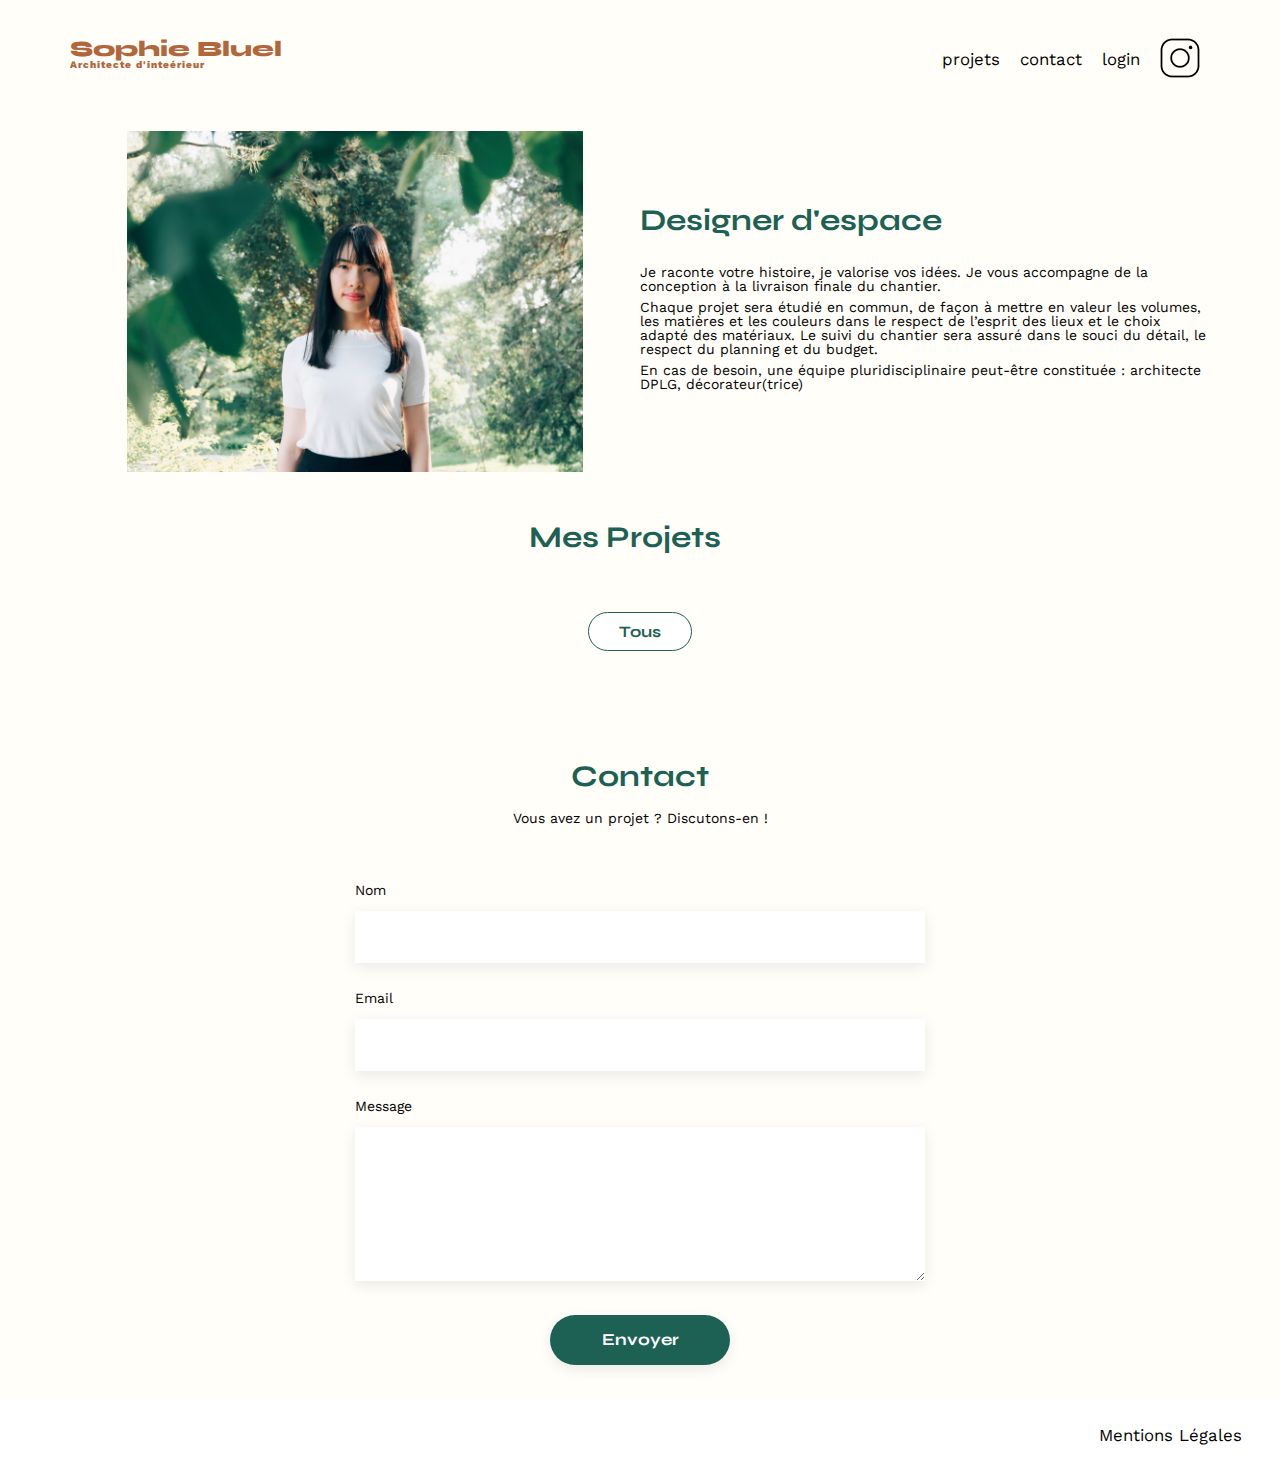
<file: index.html>
<!DOCTYPE html>
<html lang="fr">
<head>
	<meta charset="UTF-8">
	<title>Sophie Bluel - Architecte d'intérieur</title>
	<meta name="viewport" content="width=device-width, initial-scale=1.0">
	<link rel="preconnect" href="https://fonts.googleapis.com">
	<link rel="preconnect" href="https://fonts.gstatic.com" crossorigin>
	<link href="https://fonts.googleapis.com/css2?family=Syne:wght@700;800&family=Work+Sans&display=swap" rel="stylesheet">
	<meta name="description" content="">
	<link rel="stylesheet" href="./assets/style.css">
	<script type="module" src="assets/index.js"></script>
	
</head>

<body>
	<div class="edit"></div>
<header>
	<h1>Sophie Bluel <span>Architecte d'inteérieur</span></h1>
	<nav>
		<ul>
			<li>projets</li>
			<li>contact</li>
			<li><a class="loginBtn" href="login.html">login</a></li>
			<li><img src="./assets/icons/instagram.png" alt="Instagram"></li>
		</ul>
	</nav>
</header>
<main>
	<section id="introduction">
		<figure>
			<img src="./assets/images/sophie-bluel.png" alt="">
		</figure>
		<article>
			<h2>Designer d'espace</h2>
			<p>Je raconte votre histoire, je valorise vos idées. Je vous accompagne de la conception à la livraison finale du chantier.</p>
			<p>Chaque projet sera étudié en commun, de façon à mettre en valeur les volumes, les matières et les couleurs dans le respect de l’esprit des lieux et le choix adapté des matériaux. Le suivi du chantier sera assuré dans le souci du détail, le respect du planning et du budget.</p>
			<p>En cas de besoin, une équipe pluridisciplinaire peut-être constituée : architecte DPLG, décorateur(trice)</p>
		</article>
	</section>
	<section id="portfolio">
		<div class="titleportfolio"><h2>Mes Projets</h2><div class="modif"></div></div>
		<div class="filter-sec">
			<button class="filter filter-selec" id="filtre_0">Tous</button>
			<!-- Les autres boutons sont ajoué ici en fonction de l'API -->
		</div>
		
		<div class="gallery">
			<!-- Voici un exemple de la structure des projets ajoutés via l'API 
				<figure>
				<img src="assets/images/abajour-tahina.png" alt="Abajour Tahina">
				<figcaption>Abajour Tahina</figcaption>
				</figure> -->
		</div>
	</section>
	<section id="contact">
		<h2>Contact</h2>
		<p>Vous avez un projet ? Discutons-en !</p>
		<form action="#" method="post">
			<label for="name">Nom</label>
			<input type="text" name="name" id="name">
			<label for="email">Email</label>
			<input type="email" name="email" id="email">
			<label for="message">Message</label>
			<textarea name="message" id="message" cols="30" rows="10"></textarea>
			<input type="submit" value="Envoyer">
		</form>
	</section>
</main>

<footer>
	<nav>
		<ul>
			<li>Mentions Légales</li>
		</ul>
	</nav>
</footer>
</body>
</html>
</file>
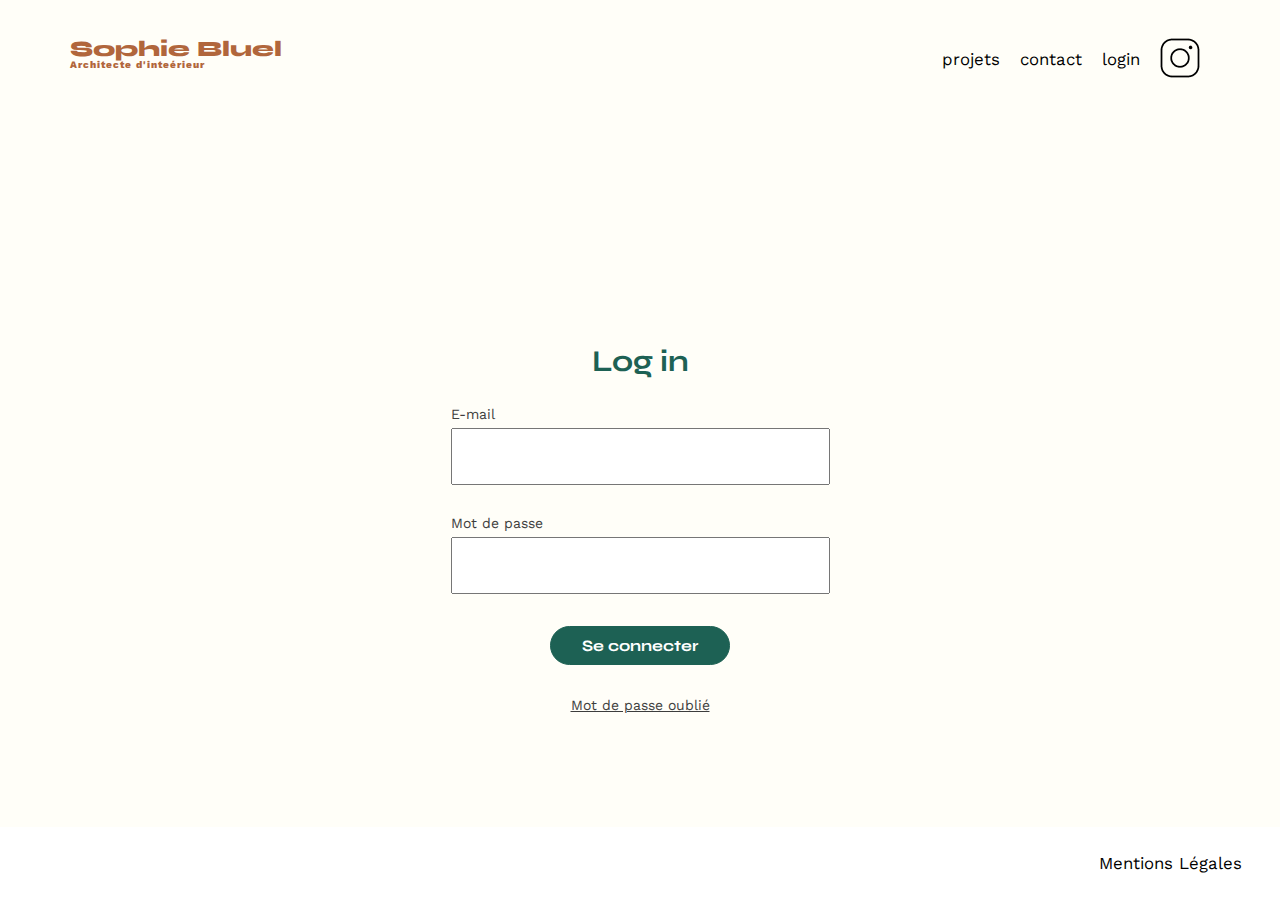
<file: login.html>
<!DOCTYPE html>
<html lang="fr">
<head>
	<meta charset="UTF-8">
	<title>Sophie Bluel - Architecte d'intérieur</title>
	<meta name="viewport" content="width=device-width, initial-scale=1.0">
	<link rel="preconnect" href="https://fonts.googleapis.com">
	<link rel="preconnect" href="https://fonts.gstatic.com" crossorigin>
	<link href="https://fonts.googleapis.com/css2?family=Syne:wght@700;800&family=Work+Sans&display=swap" rel="stylesheet">
	<meta name="description" content="">
	<link rel="stylesheet" href="./assets/style.css">
	<script type="module" src="assets/login.js"></script>
</head>
<body id="body-login">
<header>
	<h1>Sophie Bluel <span>Architecte d'inteérieur</span></h1>
	<nav>
		<ul>
			<li><a href="index.html">projets</a></li>
			<li>contact</li>
			<li>login</li>
			<li><img src="./assets/icons/instagram.png" alt="Instagram"></li>
		</ul>
	</nav>
</header>
<main id="main-login">
	<form id="login">
		<h2>Log in</h2>
		<div id="maildiv">
		<p>E-mail</p>
		<input id="email" type="email">
		</div>
		<div id="passdiv">
		<p>Mot de passe</p>
		<input id="password" type="password">
		</div>
		<input type="submit" id="submit" class="login-btn" value="Se connecter">
		<a href="#">Mot de passe oublié</a>
	</form>
</main>

<footer id="footer-login">
	<nav>
		<ul>
			<li>Mentions Légales</li>
		</ul>
	</nav>
</footer>
</body>
</html>
</file>
<file: assets/style.css>
/* http://meyerweb.com/eric/tools/css/reset/
   v2.0 | 20110126
   License: none (public domain)
*/

html, body, div, span, applet, object, iframe,
h1, h2, h3, h4, h5, h6, p, blockquote, pre,
a, abbr, acronym, address, big, cite, code,
del, dfn, em, img, ins, kbd, q, s, samp,
small, strike, strong, sub, sup, tt, var,
b, u, i, center,
dl, dt, dd, ol, ul, li,
fieldset, form, label, legend,
table, caption, tbody, tfoot, thead, tr, th, td,
article, aside, canvas, details, embed,
figure, figcaption, footer, header, hgroup,
menu, nav, output, ruby, section, summary,
time, mark, audio, video {
	margin: 0;
	padding: 0;
	border: 0;
	font-size: 100%;
	font: inherit;
	vertical-align: baseline;
}
/* HTML5 display-role reset for older browsers */
article, aside, details, figcaption, figure,
footer, header, hgroup, menu, nav, section {
	display: block;
}
body {
	line-height: 1;
}
ol, ul {
	list-style: none;
}
blockquote, q {
	quotes: none;
}
blockquote:before, blockquote:after,
q:before, q:after {
	content: '';
	content: none;
}
table {
	border-collapse: collapse;
	border-spacing: 0;
}
a {
	color: inherit; 
	text-decoration: inherit;
  }
/** end reset css**/
body {
	display: flex;
	flex-direction: column;
	margin:auto;
	font-family: 'Work Sans' ;
	font-size: 14px;
	background: #FFFEF8;
	
}
header {
	max-width: 1140px;
	display: flex;
	justify-content: space-between;
	margin: auto;
	margin-top: 38px;
	background: #FFFEF8;
	width: 100vw;
}
main {
	max-width: 1140px;
	margin: auto;
	background: #FFFEF8;
}
section {
	margin: 50px 0
}

h1{
	display: flex;
	flex-direction: column;
	font-family: 'Syne';
	font-size: 22px;
	font-weight: 800;
	color: #B1663C
}

h1 > span {
	font-family: 'Work Sans';
	font-size:10px;
	letter-spacing: 0.1em;
;
}

h2{
	font-family: 'Syne';
	font-weight: 700;
	font-size: 30px;
	color: #1D6154
}
nav ul {
	display: flex;
	align-items: center;
	list-style-type: none;

}
nav li {
	padding: 0 10px;
	font-size: 1.2em;
}

li:hover {
	color: #B1663C;
	cursor: pointer;
}
#introduction {
	display: flex;
	align-items: center;
}
#introduction figure {
	flex: 1
}
#introduction img {
	display: block;
	margin: auto;
	width: 80%;
}

#introduction article {
	flex: 1
}
#introduction h2 {
	margin-bottom: 1em;
}

#introduction p {
	margin-bottom: 0.5em;
}
#portfolio h2 {
	text-align: center;
	
}

/* Edit div */
.edit{
	display: flex;
	align-items: center;
	justify-content: center;
	padding: 20px;
	background-color: #000;
	color:#fff;
	gap: 12px;
	display: none;
}
/* modif button */
.titleportfolio{
	display: flex;
	align-items: center;
	justify-content: center;
	gap: 31px;
	margin-bottom: 1em;
}
.modif{
	display: flex;
	align-items: center;
	justify-content: center;
	text-align: center;
	gap: 12.42px;
	cursor: pointer;
}

/* Modal */
.bgmodal{
	display: flex;
	position: fixed;
	height: 100vh;
	width: 100vw;
	background: rgba(0, 0, 0, 0.30);
}

.modal{
	display: flex;
	flex-direction: column;
	background-color: #fff;
	width: 630px;
	height: 688px;
	align-items: center;
	position: fixed;
	top: 50%;  
    left: 50%; 
    transform: translate(-50%, -50%);
	border-radius: 10px;
}

.modalmenu{
	display: flex;
	justify-content: space-between;
	width: 100%;
}

.modal__cross{
	width: 24px;
	height: 24px;
	align-self: end;
	padding: 26px;
	cursor: pointer;
}
.modal__arrow{
	width: 21px;
	height: 21px;
	padding: 29px;
	cursor: pointer;
	background-image: url(icons/arrow.svg);
	background-repeat: no-repeat;
	background-position: center;
}
.modal__title{
	color: #000;
	text-align: center;
	font-family: Work Sans;
	font-size: 26px;
	font-style: normal;
	font-weight: 400;
	line-height: normal;
	
}
.modal__list{
	display: flex;
	flex-wrap: wrap;
	gap: 8px;
	margin: 25px 100px;
	padding-bottom: 25px;
	border-bottom: 1px solid #B3B3B3;
}

.modal__divpicture{
	display: flex;
	flex-direction: column;
	width: 420px;
	height: 169px;
	border-radius: 3px;
	background: #E8F1F6;
	margin-top: 36px;
	align-items: center;
	justify-content: center;

}

.photoElement{
	display: flex;
	flex-direction: column;
	width: 76px;
	height: 100px;
	background-position: center;
    background-size: contain;
	background-repeat: no-repeat;
	align-items: flex-end;
}

.divtrash{
	display: flex;
	background-color: #000;
	border-radius: 5px;
	width: 17px;
	height: 17px;
	align-items: center;
	justify-content: center;
	margin: 5px;
	cursor: pointer;
}

.divtrash:hover{
	background-color: red;
}

.trash{
	width: 9px;
	height: 11px;
}

.PostPicture{
	display: flex;
	padding: 10px 20px;
	text-align: center;
	align-items: center;
	justify-content: center;
	font-size: 14px;
	font-style: normal;
	font-weight: 700;
	line-height: normal;
	cursor: pointer;
	border: none;
}

.PostPicture:hover{
	background: #3cb49e;
}

.formPicture{
	display: flex;
	flex-direction: column;
	width: 420px;
	gap: 10px;
	margin-top: 30px;
	padding-bottom: 45px;
	border-bottom: 1px solid #B3B3B3;
}

.inputPictureElem{
	border: none;
	box-shadow: 0px 4px 14px 0px rgba(0, 0, 0, 0.09);
	height: 51px;
	margin-bottom: 11px;
}

.invisible{
	visibility: hidden !important;
}

.btnUpload{
	font-family: 'Syne';
	font-weight: 700;
	color: #306685;
	margin : 2em auto ;
	width: 180px;
	text-align: center;
	border-radius: 50px;
	background: #CBD6DC;
	border: none;
	padding: 10px 33px;
	cursor: pointer;
}

.infoUpload{
	margin-top: -20px;
}


.filter-sec{
	display: flex;
	align-items: center;
	justify-content: center;
	margin: 60px 0;
	gap: 10px
}

input[type="submit"]{
	font-family: 'Syne';
	font-weight: 700;
	color: white;
	background-color: #1D6154;
	margin : 2em auto ;
	width: 180px;
	text-align: center;
	border-radius: 60px ;
}


.filter, .login-btn{
	border-radius: 60px;
	border: 1px solid #1D6154;
	background: #1D6154;
	color: #FFF;
	padding: 9px 30px;
	text-align: center;
	font-family: Syne;
	font-size: 16px;
	font-style: normal;
	font-weight: 700;
	line-height: normal;
}


.filter:hover, .login-btn:hover{
    background: #3cb49e;
	border: 1px solid #3cb49e;
    color: #FFF;
}

.filter-selec{
	background: #FFF;
	color: #1D6154;
}

.filter-selec:hover{
    background: #FFF;
	color: #1D6154;
}

.gallery {
	width: 100%;
	display: grid;
	grid-template-columns: 1fr 1fr 1fr;
	grid-column-gap: 20px;
	grid-row-gap: 20px;
}

.gallery img {
	width: 100%;

}
#contact {
	width: 50%;
margin: auto;
}
#contact > * {
	text-align: center;

}
#contact h2{
	margin-bottom: 20px;
}
#contact form {
	text-align: left;
	margin-top:30px;
	display: flex;
	flex-direction: column;
}

#contact input {
	height: 50px;
	font-size: 1.2em;
	border: none;
	box-shadow: 0px 4px 14px rgba(0, 0, 0, 0.09);
}
#contact label {
	margin: 2em 0 1em 0;
}
#contact textarea {
	border: none;
	box-shadow: 0px 4px 14px rgba(0, 0, 0, 0.09);
}

footer nav ul {
	display: flex;
	justify-content: flex-end;
	padding: 2em;
	background-color: #FFFFFF;
	
}

/* Figure */
.gallery figure{
	display: grid;
}

.gallery figure img{
	align-self: center;
}

.gallery figcaption{
	margin-top: auto;
}

/* Login page */
#body-login{
	display: flex;
	flex-direction: column;
	height: 100vh;
}
#main-login{
	display: flex;
	flex-direction: column;
	margin-bottom: auto;
}

#login{
	display: flex;
	flex-direction: column;
	align-items: center;
	justify-content: center;
	margin-top: 37px;
}

#login div{
	display: flex;
	flex-direction: column;
	justify-content: center;
	gap: 6px;
	width: 379px;
	margin-top: 30px;
}

#login div input{
	height: 51px;
}

#login p{
	color: #3D3D3D;
	line-height: normal;
}

#login a{
    color: #3D3D3D;
	line-height: normal;
	text-decoration-line: underline;
}

#login a:hover {
	color: #B1663C;
	cursor: pointer;
}

.errorform{
	border: 1px solid black;
}
.errormessage{
	color: red !important;
	animation: error 0.4s ease-in-out;
}

.animeerror{
	animation: error 0.4s ease-in-out;
	color: red !important;
	border: none !important;
}

@keyframes error {
	0% { transform: translateX(0) }
	25% { transform: translateX(5px) }
	50% { transform: translateX(-5px) }
	75% { transform: translateX(5px) }
	100% { transform: translateX(0) }
  }
</file>
